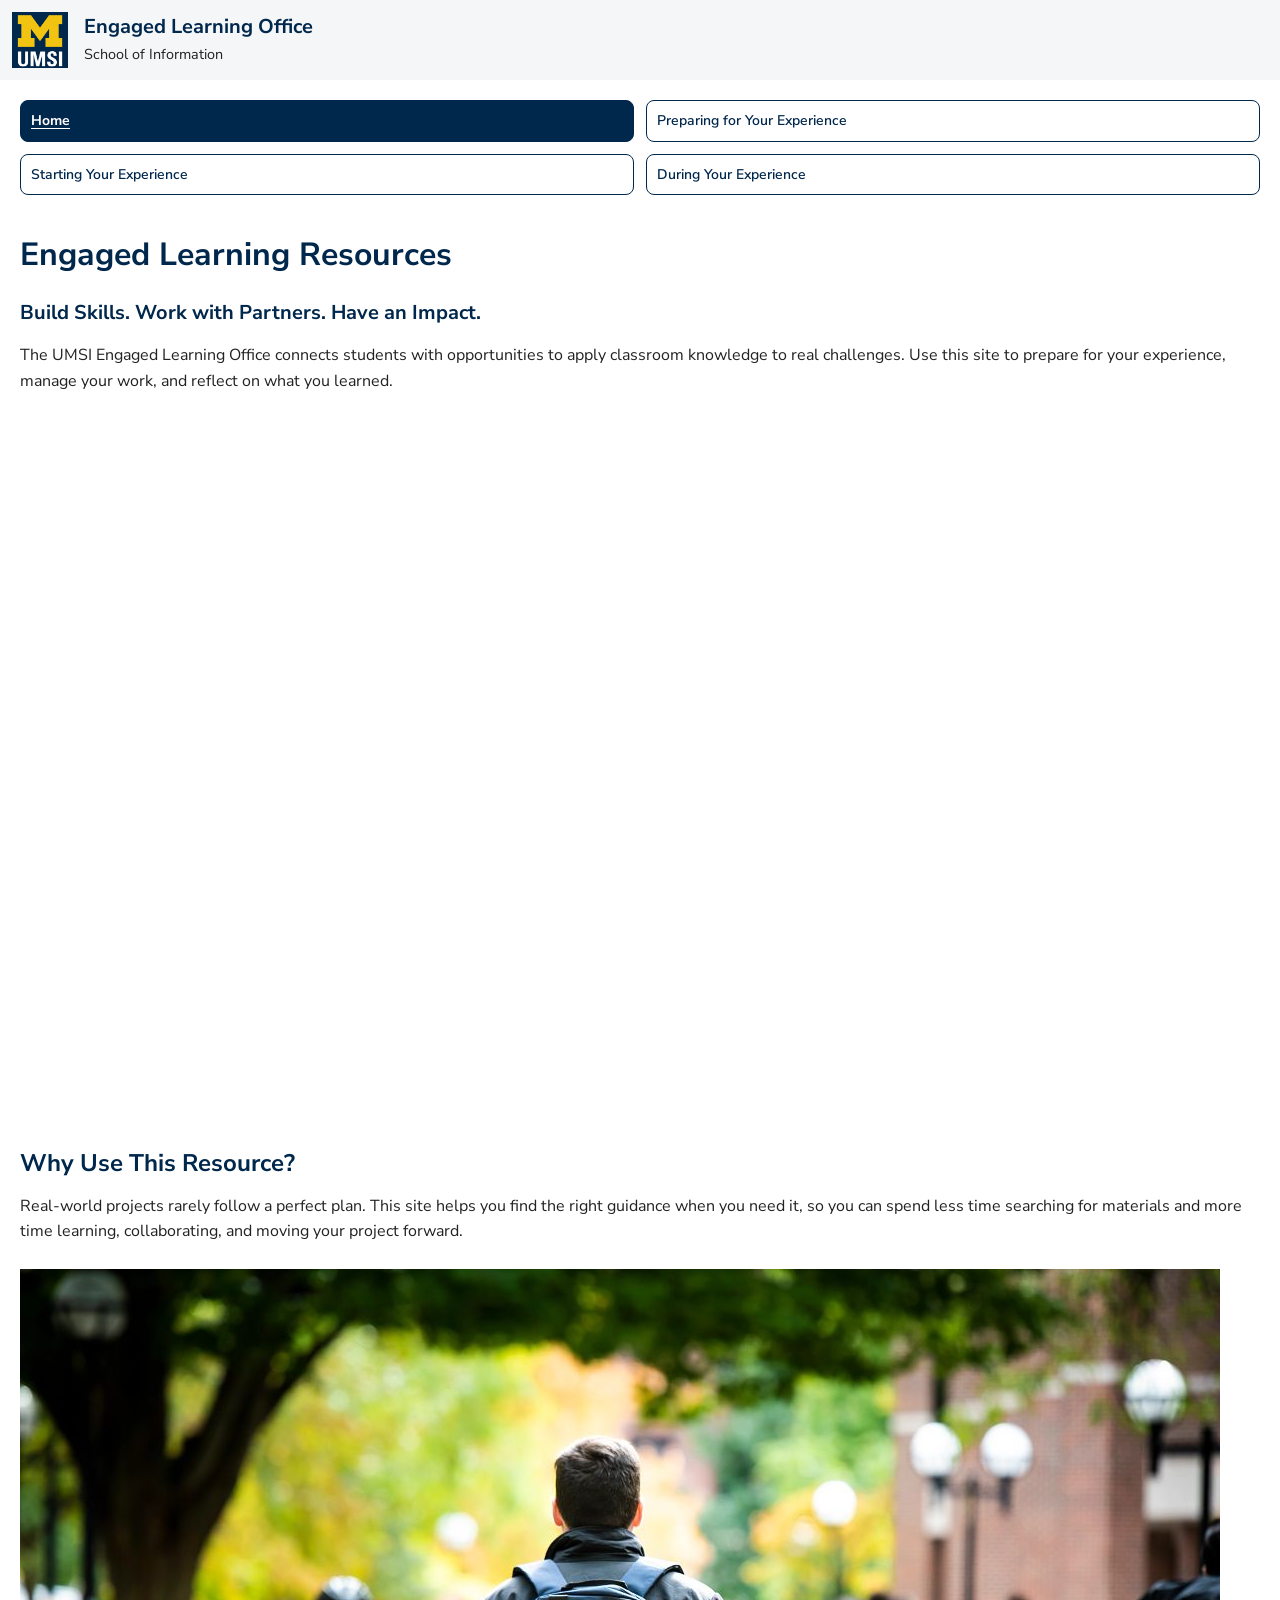
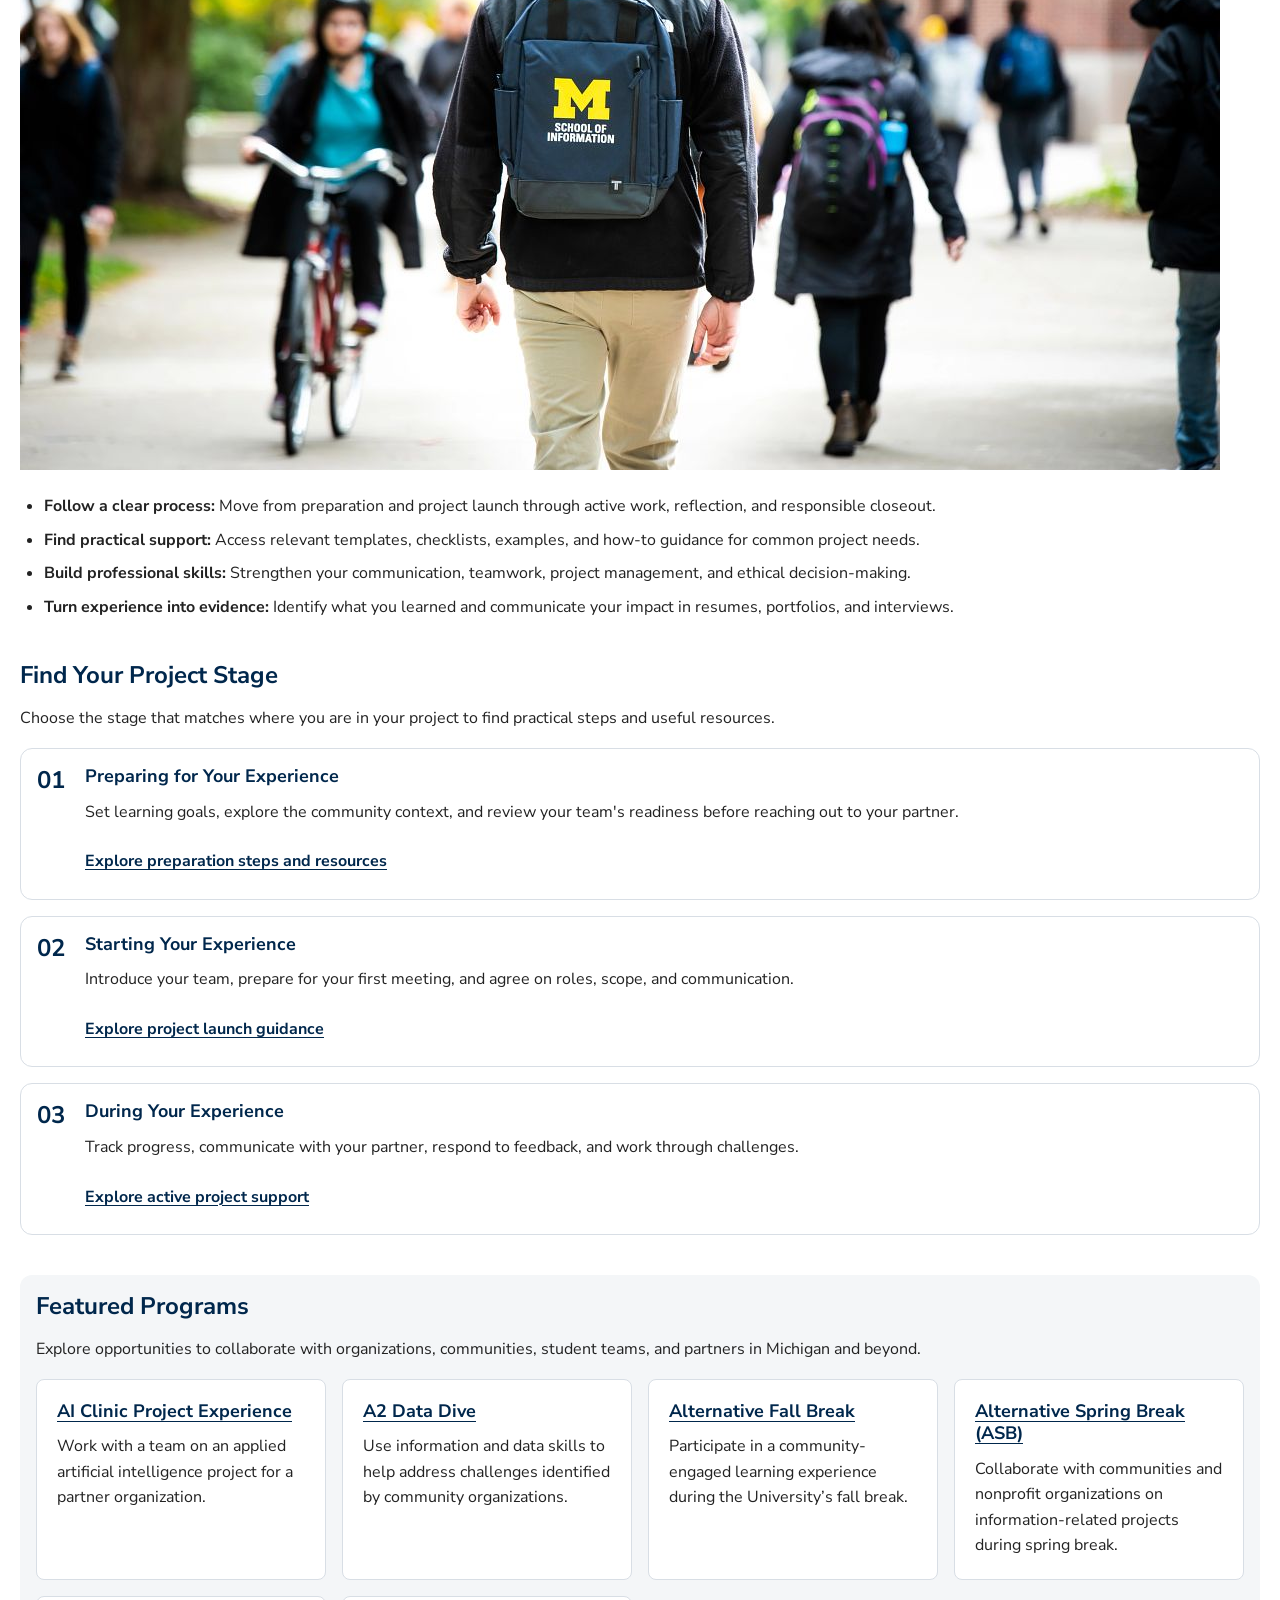
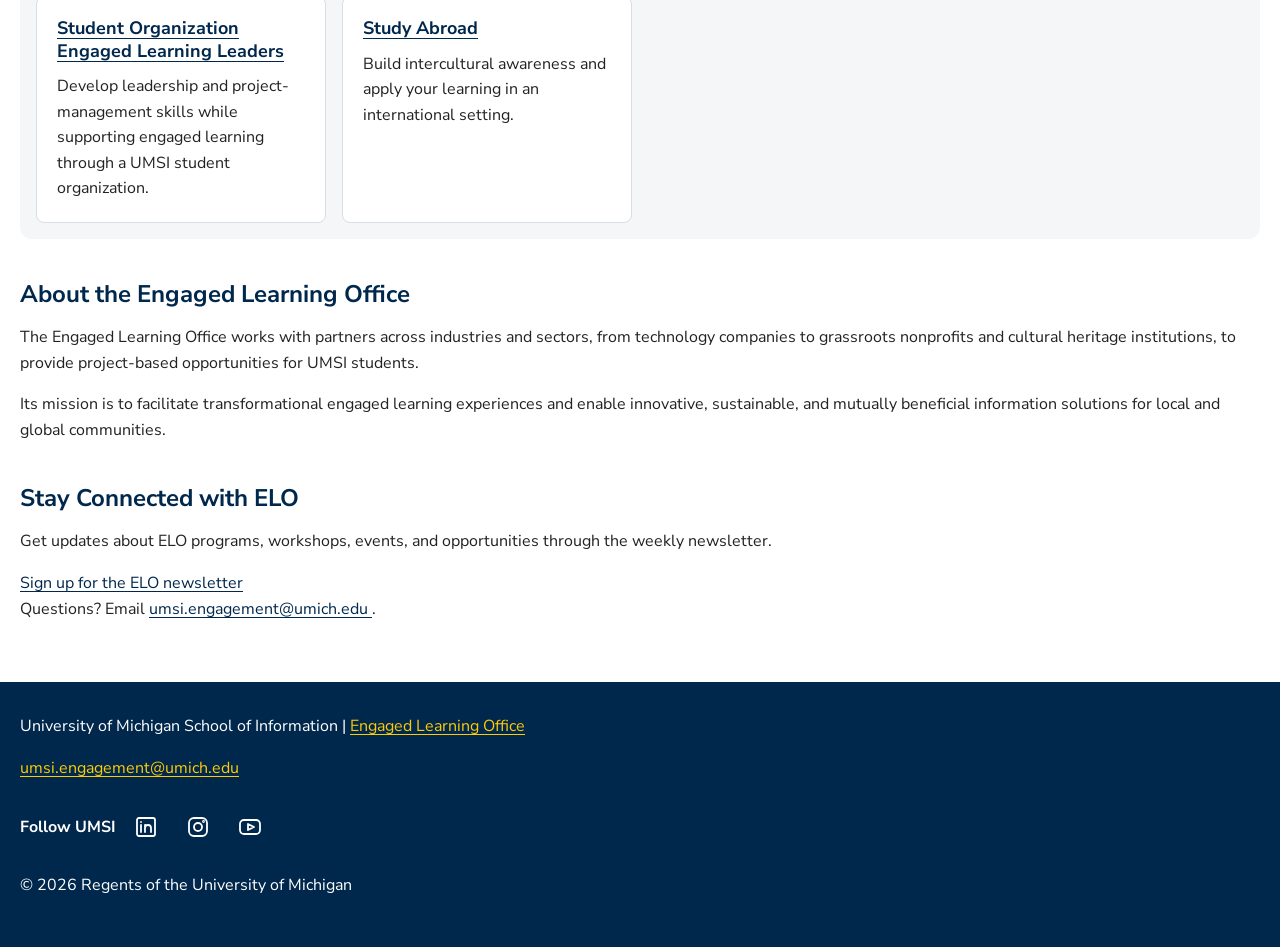
<file: index.html>
<!DOCTYPE html>
<html lang="en">
<head>
    <meta charset="UTF-8">
    <meta name="viewport" content="width=device-width, initial-scale=1.0">
    <title>Engaged Learning Resources | UMSI</title>
    <link rel="stylesheet" href="css/html5reset.css">
    <link rel="stylesheet" href="css/style.css">
</head>
<body>

    <header class="site-header">
        <a class="skip-link" href="#main">Skip to Main Content</a>

        <div class="site-brand">
        <img
            src="images/umsi-logo.jpg"
            alt="University of Michigan School of Information"
        >

        <div class="site-brand-text">
            <p class="site-name">Engaged Learning Office</p>
            <p class="site-description">School of Information</p>
        </div>
        </div>

    <nav aria-label="Main navigation">
        <ul>
            <li><a href="index.html" aria-current="page">Home</a></li>
            <li><a href="prep.html">Preparing for Your Experience</a></li>
            <li><a href="starting.html">Starting Your Experience</a></li>
            <li><a href="during.html">During Your Experience</a></li>
        </ul>
    </nav>
    </header>

    <main id="main" tabindex="-1">
    <h1>Engaged Learning Resources</h1>
    <section class="home-intro">
      <h2>Build Skills. Work with Partners. Have an Impact.</h2>
      <p>
       The UMSI Engaged Learning Office connects students with opportunities to apply classroom knowledge to real challenges. Use this site to prepare for your experience, manage your work, and reflect on what you learned.
      </p>

      <iframe width="560" height="315" src="https://www.youtube.com/embed/81ZO9RfIJEQ?si=tBp82YWZMl1u7CVS" title="YouTube video player" allow="accelerometer; autoplay; clipboard-write; encrypted-media; gyroscope; picture-in-picture; web-share" referrerpolicy="strict-origin-when-cross-origin" allowfullscreen></iframe>
         <!-- Note: this iframe might cause an Axe ARIA error - that's not on you that's on YouTube! -->
    </section>

    <section>
    <h2>Why Use This Resource?</h2>

    <p>Real-world projects rarely follow a perfect plan. This site helps you find the right guidance when you need it, so you can spend less time searching for materials and more time learning, collaborating, and moving your project forward.
    </p>
        <img
    src="images/campus-backpack.jpg"
    alt="A student wearing a UMSI backpack walks along a campus path in autumn."
    >
    <ul>
        <li><strong>Follow a clear process:</strong> Move from preparation and project launch through active work, reflection, and responsible closeout.</li>
        <li><strong>Find practical support:</strong> Access relevant templates, checklists, examples, and how-to guidance for common project needs.</li>
        <li><strong>Build professional skills:</strong> Strengthen your communication, teamwork, project management, and ethical decision-making.</li>
        <li><strong>Turn experience into evidence:</strong> Identify what you learned and communicate your impact in resumes, portfolios, and interviews.</li>
    </ul>
</section>

 <section>
    <h2>Find Your Project Stage</h2>
    <p>
        Choose the stage that matches where you are in your
        project to find practical steps and useful resources.
    </p>

    <article class="stage-card">
        <span class="stage-number" aria-hidden="true">01</span>

        <div class="stage-content">
            <h3>Preparing for Your Experience</h3>

            <p>
            Set learning goals, explore the community context,
            and review your team's readiness before reaching
            out to your partner.
            </p>

            <a href="prep.html">
            Explore preparation steps and resources
            </a>
        </div>
    </article>

    <article class="stage-card">
        <span class="stage-number" aria-hidden="true">02</span>

        <div class="stage-content">
            <h3>Starting Your Experience</h3>

            <p>
            Introduce your team, prepare for your first meeting,
            and agree on roles, scope, and communication.
            </p>

            <a href="starting.html">
            Explore project launch guidance
            </a>
        </div>

    </article>

    
        <article class="stage-card">
        <span class="stage-number" aria-hidden="true">03</span>

        <div class="stage-content">
            <h3>During Your Experience</h3>

            <p>
                Track progress, communicate with your partner,
                respond to feedback, and work through challenges.
            </p>

            <a href="during.html">
                Explore active project support
            </a>
        </div>
    </article>

    <!--
    Stage introductions drafted with OpenAI Codex on September 19,
    2026, to align the homepage with the site's three subject pages.
    -->
</section>

   <section class="featured-programs">
    <h2>Featured Programs</h2>
    <p>Explore opportunities to collaborate with organizations, communities, student teams, and partners in Michigan and beyond.</p>
    <div class="program-grid">
    <article>
    <h3><a href="https://mcompass.umich.edu/_portal/tds-program-brochure?programid=12810">AI Clinic Project Experience</a></h3>
    <p>Work with a team on an applied artificial intelligence project for a partner organization.</p>
    </article>

    <article>
    <h3><a href="https://mcompass.umich.edu/_portal/tds-program-brochure?programid=12556">A2 Data Dive</a></h3>
    <p>Use information and data skills to help address challenges identified by community organizations.</p>
    </article>

     <article>
      <h3><a href="https://mcompass.umich.edu/_portal/tds-program-brochure?programid=11297">Alternative Fall Break</a></h3>
      <p>Participate in a community-engaged learning experience during the University’s fall break.</p>
    </article>

    <article>
      <h3><a href="https://mcompass.umich.edu/_portal/tds-program-brochure?programid=10621">Alternative Spring Break (ASB)</a></h3>
       <p>Collaborate with communities and nonprofit organizations on information-related projects during spring break.</p>
    </article>

    <article>
      <h3><a href="https://mcompass.umich.edu/_portal/tds-program-brochure?programid=12294">Student Organization Engaged Learning Leaders</a></h3>
       <p>Develop leadership and project-management skills while supporting engaged learning through a UMSI student organization.</p>
    </article>

    <article>
      <h3><a href="https://www.si.umich.edu/student-life/study-abroad">Study Abroad</a></h3>
      <p>Build intercultural awareness and apply your learning in an international setting. </p>
    </article>
    </div>
   </section>
  <section>
    <h2>About the Engaged Learning Office</h2>
    <p>The Engaged Learning Office works with partners across industries and sectors, from technology companies to grassroots nonprofits and cultural heritage institutions, to provide project-based opportunities for UMSI students.</p>
    <p>Its mission is to facilitate transformational engaged learning experiences and enable innovative, sustainable, and mutually beneficial information solutions for local and global communities.</p>
  </section>
  <aside>
    <h2>Stay Connected with ELO</h2>
    <p>Get updates about ELO programs, workshops, events, and opportunities through the weekly newsletter.</p>
    <div>
       <a href="https://umsi.info/elo-newsletter"> Sign up for the ELO newsletter</a>
    </div>
    <p>Questions? Email <a href="mailto:umsi.engagement@umich.edu">umsi.engagement@umich.edu </a>.</p>
  </aside>


        <!-- Content taken & modified from UMGPT with the prompt, "Write me a webpage of intro content to help meet the following requirements - this is for the home page": and then pasted in the client objectives & project requirements"
        UMGPT. (2026). UMGPT ( GPT-5.6 Sol September 7th version) [Large language model]. -->
    </main>
    <footer>
        <p>University of Michigan School of Information | <a href="https://www.si.umich.edu/programs/engaged-learning/about-engaged-learning-office">Engaged Learning Office </a></p>
      <address>
        <a href="mailto:umsi.engagement@umich.edu">umsi.engagement@umich.edu</a>
      </address>
        <!-- Social links for the School of Information. -->
        <div class="footer-social">
            <p>Follow UMSI</p>

            <a
                href="https://www.linkedin.com/school/university-of-michigan---school-of-information/"
                aria-label="UMSI on LinkedIn"
                >
            <svg viewBox="0 0 24 24" aria-hidden="true" focusable="false">
                <rect x="3" y="3" width="18" height="18" rx="2"></rect>
                <path d="M7 10v7 M7 7v.1 M11 17v-7 M11 13a3 3 0 0 1 6 0v4"></path>
            </svg>
            </a>
        <!-- Instagram -->
            <a
                href="https://www.instagram.com/umschoolofinformation/"
                aria-label="UMSI on Instagram"
                >
            <svg viewBox="0 0 24 24" aria-hidden="true" focusable="false">
                <rect x="3" y="3" width="18" height="18" rx="5"></rect>
                <circle cx="12" cy="12" r="4"></circle>
                <circle cx="17.5" cy="6.5" r="0.5"></circle>
            </svg>
            </a>
        <!-- YouTube -->
            <a
                href="https://www.youtube.com/user/schoolofinformation"
                aria-label="UMSI on YouTube"
            >
            <svg viewBox="0 0 24 24" aria-hidden="true" focusable="false">
                <rect x="2" y="5" width="20" height="14" rx="4"></rect>
                <path d="M10 9l6 3-6 3z"></path>
            </svg>
            </a>
        </div>
      <p>&copy; 2026 Regents of the University of Michigan</p>
    </footer>
</body>
</html>
</file>
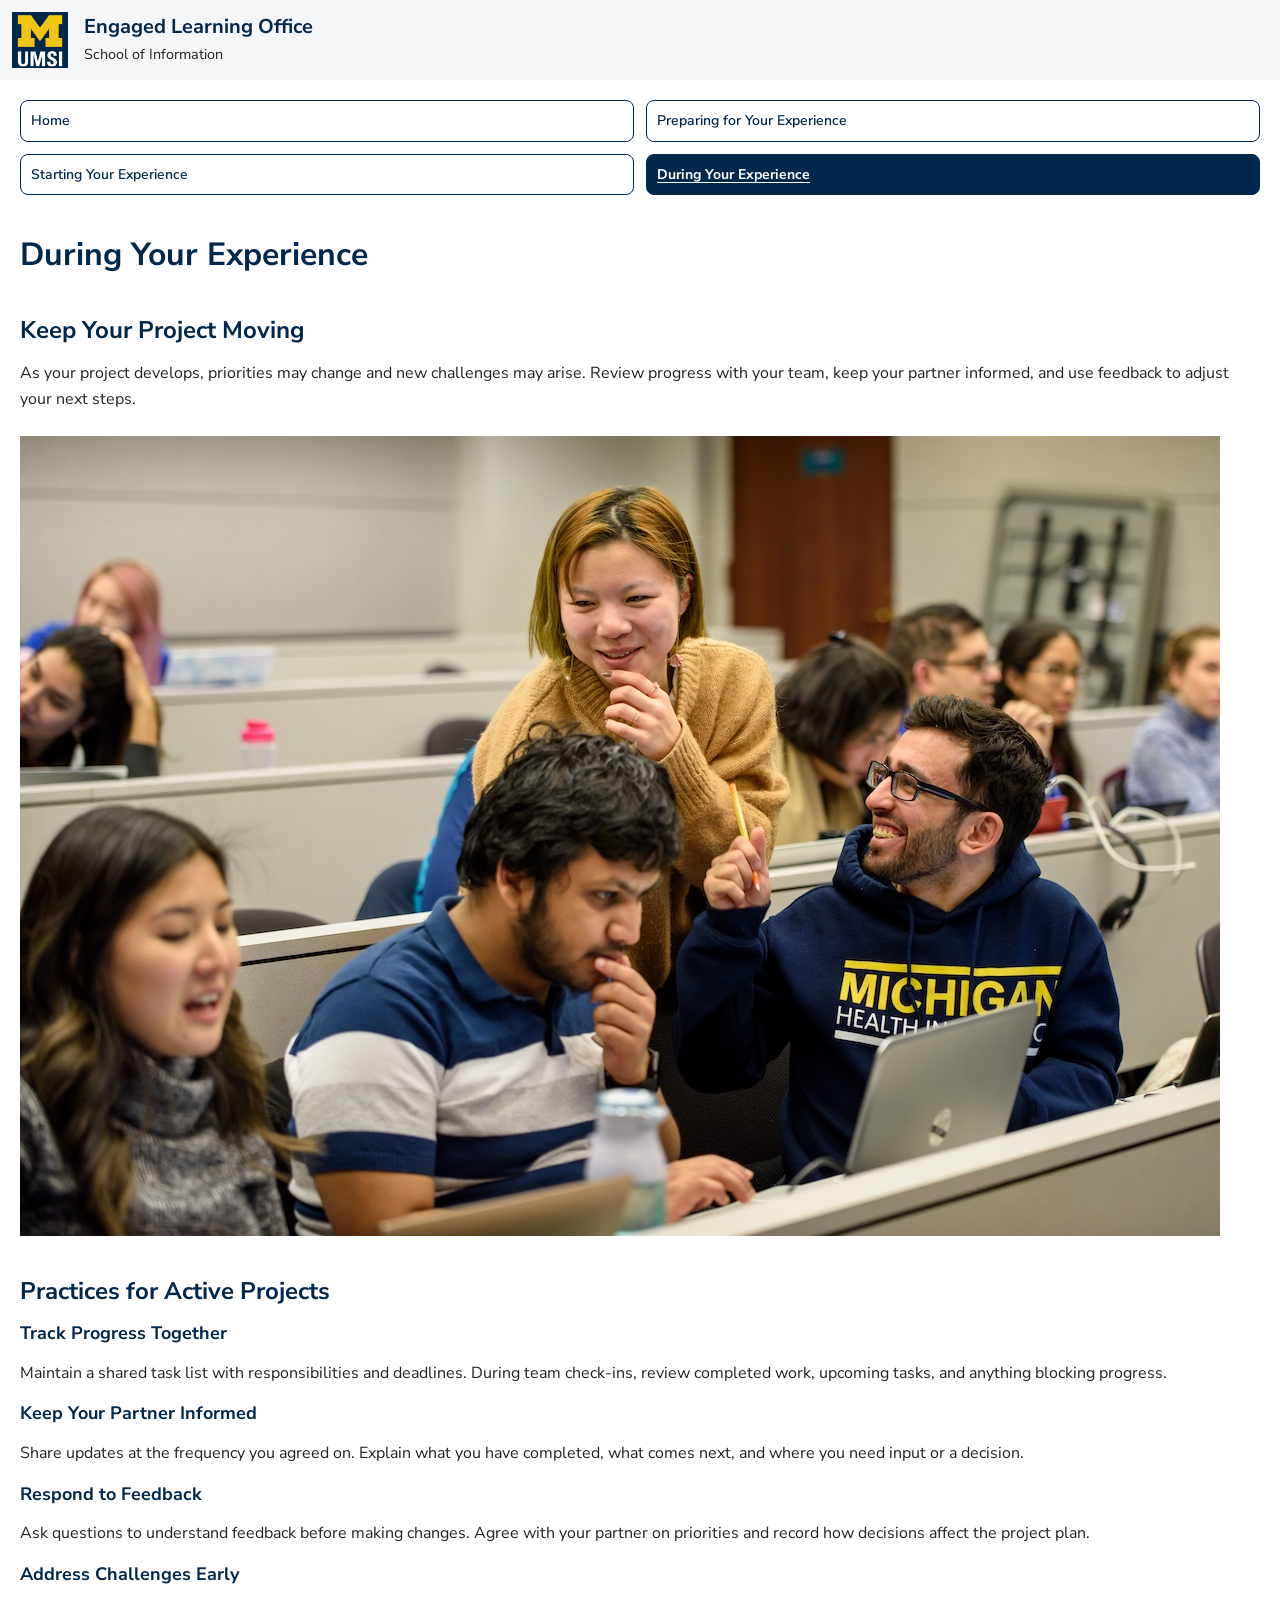
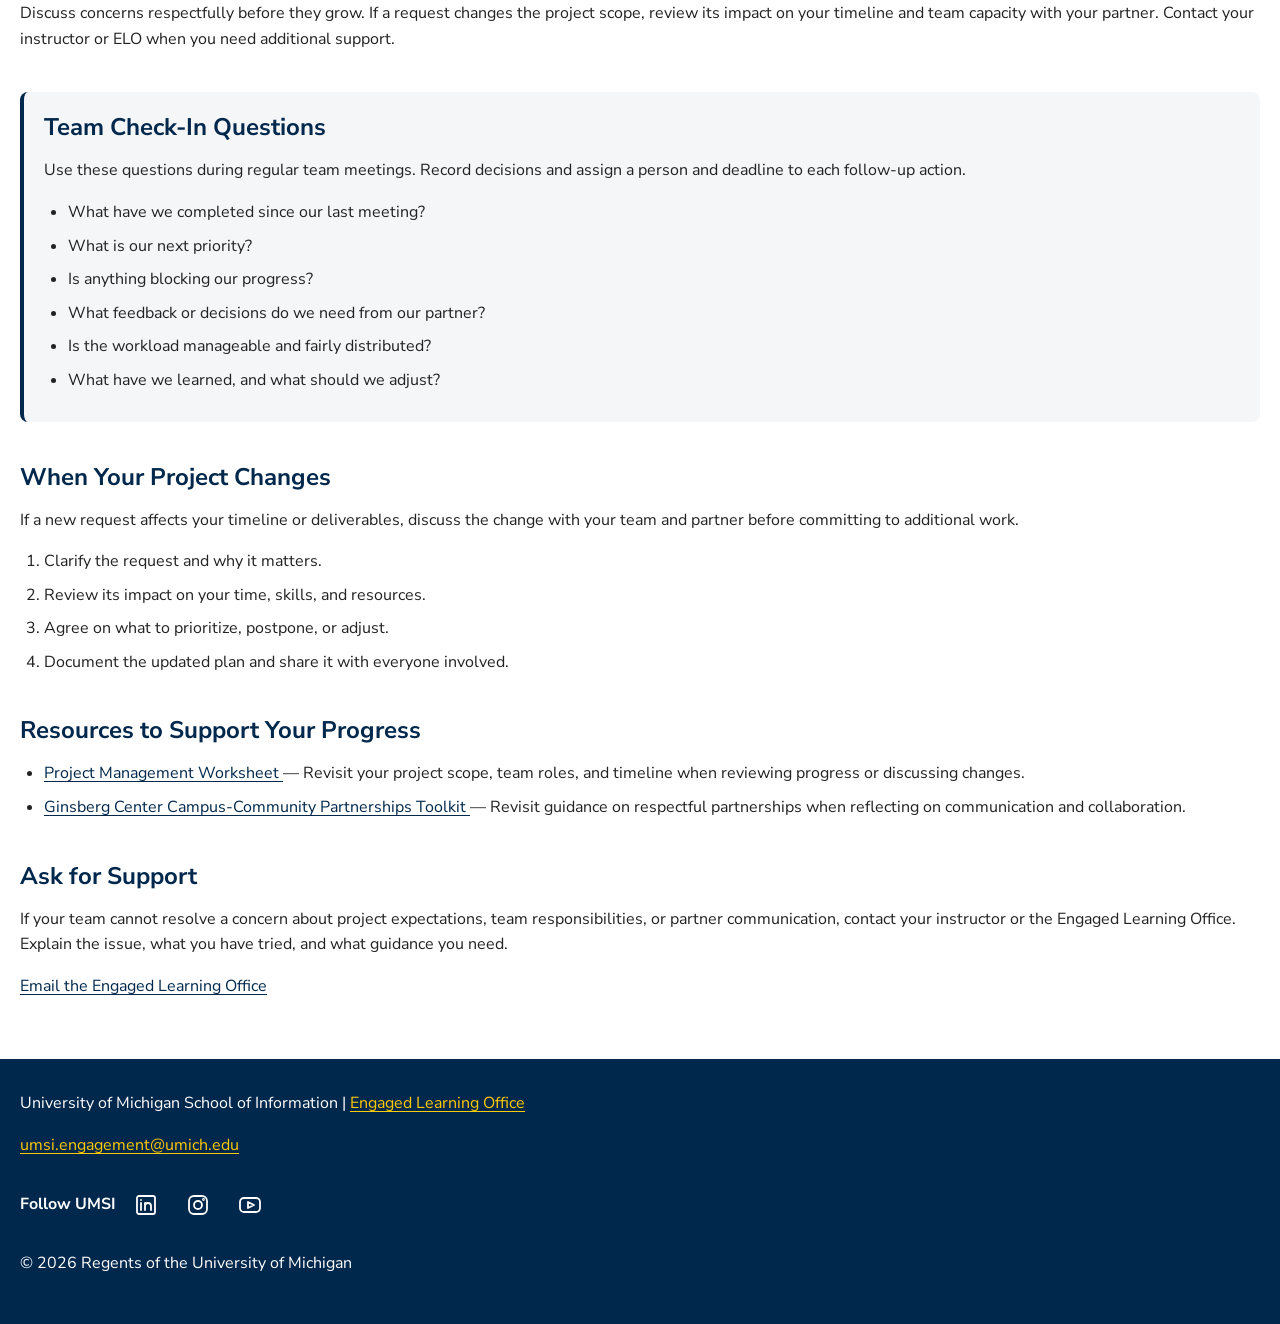
<file: during.html>
<!DOCTYPE html>
<html lang="en">
<head>
    <meta charset="UTF-8">
    <meta name="viewport" content="width=device-width, initial-scale=1.0">
    <title>During Your Experience | UMSI</title>
    <link rel="stylesheet" href="css/html5reset.css">
    <link rel="stylesheet" href="css/style.css">
</head>
<body>
    <header class="site-header">
        <a class="skip-link" href="#main">Skip to Main Content</a>

        <div class="site-brand">
            <img
            src="images/umsi-logo.jpg"
            alt="University of Michigan School of Information"
            >

            <div class="site-brand-text">
                <p class="site-name">Engaged Learning Office</p>
                <p class="site-description">School of Information</p>
            </div>
        </div>

        <nav aria-label="Main navigation">
            <ul>
                <li><a href="index.html">Home</a></li>
                <li><a href="prep.html">Preparing for Your Experience</a></li>
                <li><a href="starting.html">Starting Your Experience</a></li>
                <li>
                    <a href="during.html" aria-current="page">
                        During Your Experience
                    </a>
                </li>
            </ul>
        </nav>
    </header>

    <main id="main" tabindex="-1">
    <h1>During Your Experience</h1>

    <section>
        <h2>Keep Your Project Moving</h2>
        <p>
            As your project develops, priorities may change and new
            challenges may arise. Review progress with your team,
            keep your partner informed, and use feedback to adjust
            your next steps.
        </p>
        <img
            src="images/project-progress.jpg"
            alt="Students exchanging ideas beside open laptops in a classroom."
        >
    </section>

    <section>
        <h2>Practices for Active Projects</h2>

        <h3>Track Progress Together</h3>
        <p>
            Maintain a shared task list with responsibilities and
            deadlines. During team check-ins, review completed work,
            upcoming tasks, and anything blocking progress.
        </p>

        <h3>Keep Your Partner Informed</h3>
        <p>
            Share updates at the frequency you agreed on. Explain
            what you have completed, what comes next, and where
            you need input or a decision.
        </p>

        <h3>Respond to Feedback</h3>
        <p>
            Ask questions to understand feedback before making
            changes. Agree with your partner on priorities and
            record how decisions affect the project plan.
        </p>

        <h3>Address Challenges Early</h3>
        <p>
            Discuss concerns respectfully before they grow.
            If a request changes the project scope, review its
            impact on your timeline and team capacity with your
            partner. Contact your instructor or ELO when you
            need additional support.
        </p>
    </section>

    <!--
    Content drafted with OpenAI Codex on September 19, 2026.
    Task: Create introductory content and practical guidance for
    the During Your Experience page based on the course-provided
    ELO content and client objectives.
    -->
<section class="reflection-panel">
    <h2>Team Check-In Questions</h2>
    <p>
        Use these questions during regular team meetings.
        Record decisions and assign a person and deadline
        to each follow-up action.
    </p>
    <ul>
        <li>What have we completed since our last meeting?</li>
        <li>What is our next priority?</li>
        <li>Is anything blocking our progress?</li>
        <li>What feedback or decisions do we need from our partner?</li>
        <li>Is the workload manageable and fairly distributed?</li>
        <li>What have we learned, and what should we adjust?</li>
    </ul>
</section>

<section>
    <h2>When Your Project Changes</h2>
    <p>
        If a new request affects your timeline or deliverables,
        discuss the change with your team and partner before
        committing to additional work.
    </p>
    <ol>
        <li>Clarify the request and why it matters.</li>
        <li>Review its impact on your time, skills, and resources.</li>
        <li>Agree on what to prioritize, postpone, or adjust.</li>
        <li>Document the updated plan and share it with everyone involved.</li>
    </ol>
</section>

<!--
Team check-in questions and project change guidance drafted with
OpenAI Codex on September 19, 2026, based on the course-provided
ELO objectives for managing projects, communication, and reflection.
-->
<section>
    <h2>Resources to Support Your Progress</h2>
    <ul>
        <li>
            <a href="https://docs.google.com/document/d/1twc-7TYWmb_PNrOBiDI1NuJqJAuhluTICr22GRd_NLc/edit">
                Project Management Worksheet
            </a>
            — Revisit your project scope, team roles, and timeline
            when reviewing progress or discussing changes.
        </li>
        <li>
            <a href="https://ginsberg.umich.edu/article/campus-community-partnerships-toolkit">
                Ginsberg Center Campus-Community Partnerships Toolkit
            </a>
            — Revisit guidance on respectful partnerships when
            reflecting on communication and collaboration.
        </li>
    </ul>
</section>

<section>
    <h2>Ask for Support</h2>
    <p>
        If your team cannot resolve a concern about project
        expectations, team responsibilities, or partner communication,
        contact your instructor or the Engaged Learning Office.
        Explain the issue, what you have tried, and what guidance
        you need.
    </p>
    <p>
        <a href="mailto:umsi.engagement@umich.edu">
            Email the Engaged Learning Office
        </a>
    </p>
</section>

<!--
Resource URLs are from the course-provided ELO Content document.
Descriptions and support guidance drafted with OpenAI Codex
on September 19, 2026, based on the ELO content and objectives.
-->
</main>

    <footer>
        <p>University of Michigan School of Information | <a href="https://www.si.umich.edu/programs/engaged-learning/about-engaged-learning-office">Engaged Learning Office </a></p>
      <address>
        <a href="mailto:umsi.engagement@umich.edu">umsi.engagement@umich.edu</a>
      </address>
        <!-- Social links for the School of Information. -->
        <div class="footer-social">
            <p>Follow UMSI</p>

            <a
                href="https://www.linkedin.com/school/university-of-michigan---school-of-information/"
                aria-label="UMSI on LinkedIn"
                >
            <svg viewBox="0 0 24 24" aria-hidden="true" focusable="false">
                <rect x="3" y="3" width="18" height="18" rx="2"></rect>
                <path d="M7 10v7 M7 7v.1 M11 17v-7 M11 13a3 3 0 0 1 6 0v4"></path>
            </svg>
            </a>
        <!-- Instagram -->
            <a
                href="https://www.instagram.com/umschoolofinformation/"
                aria-label="UMSI on Instagram"
                >
            <svg viewBox="0 0 24 24" aria-hidden="true" focusable="false">
                <rect x="3" y="3" width="18" height="18" rx="5"></rect>
                <circle cx="12" cy="12" r="4"></circle>
                <circle cx="17.5" cy="6.5" r="0.5"></circle>
            </svg>
            </a>
        <!-- YouTube -->
            <a
                href="https://www.youtube.com/user/schoolofinformation"
                aria-label="UMSI on YouTube"
            >
            <svg viewBox="0 0 24 24" aria-hidden="true" focusable="false">
                <rect x="2" y="5" width="20" height="14" rx="4"></rect>
                <path d="M10 9l6 3-6 3z"></path>
            </svg>
            </a>
        </div>
      <p>&copy; 2026 Regents of the University of Michigan</p>
    </footer>
</body>
</html>
</file>
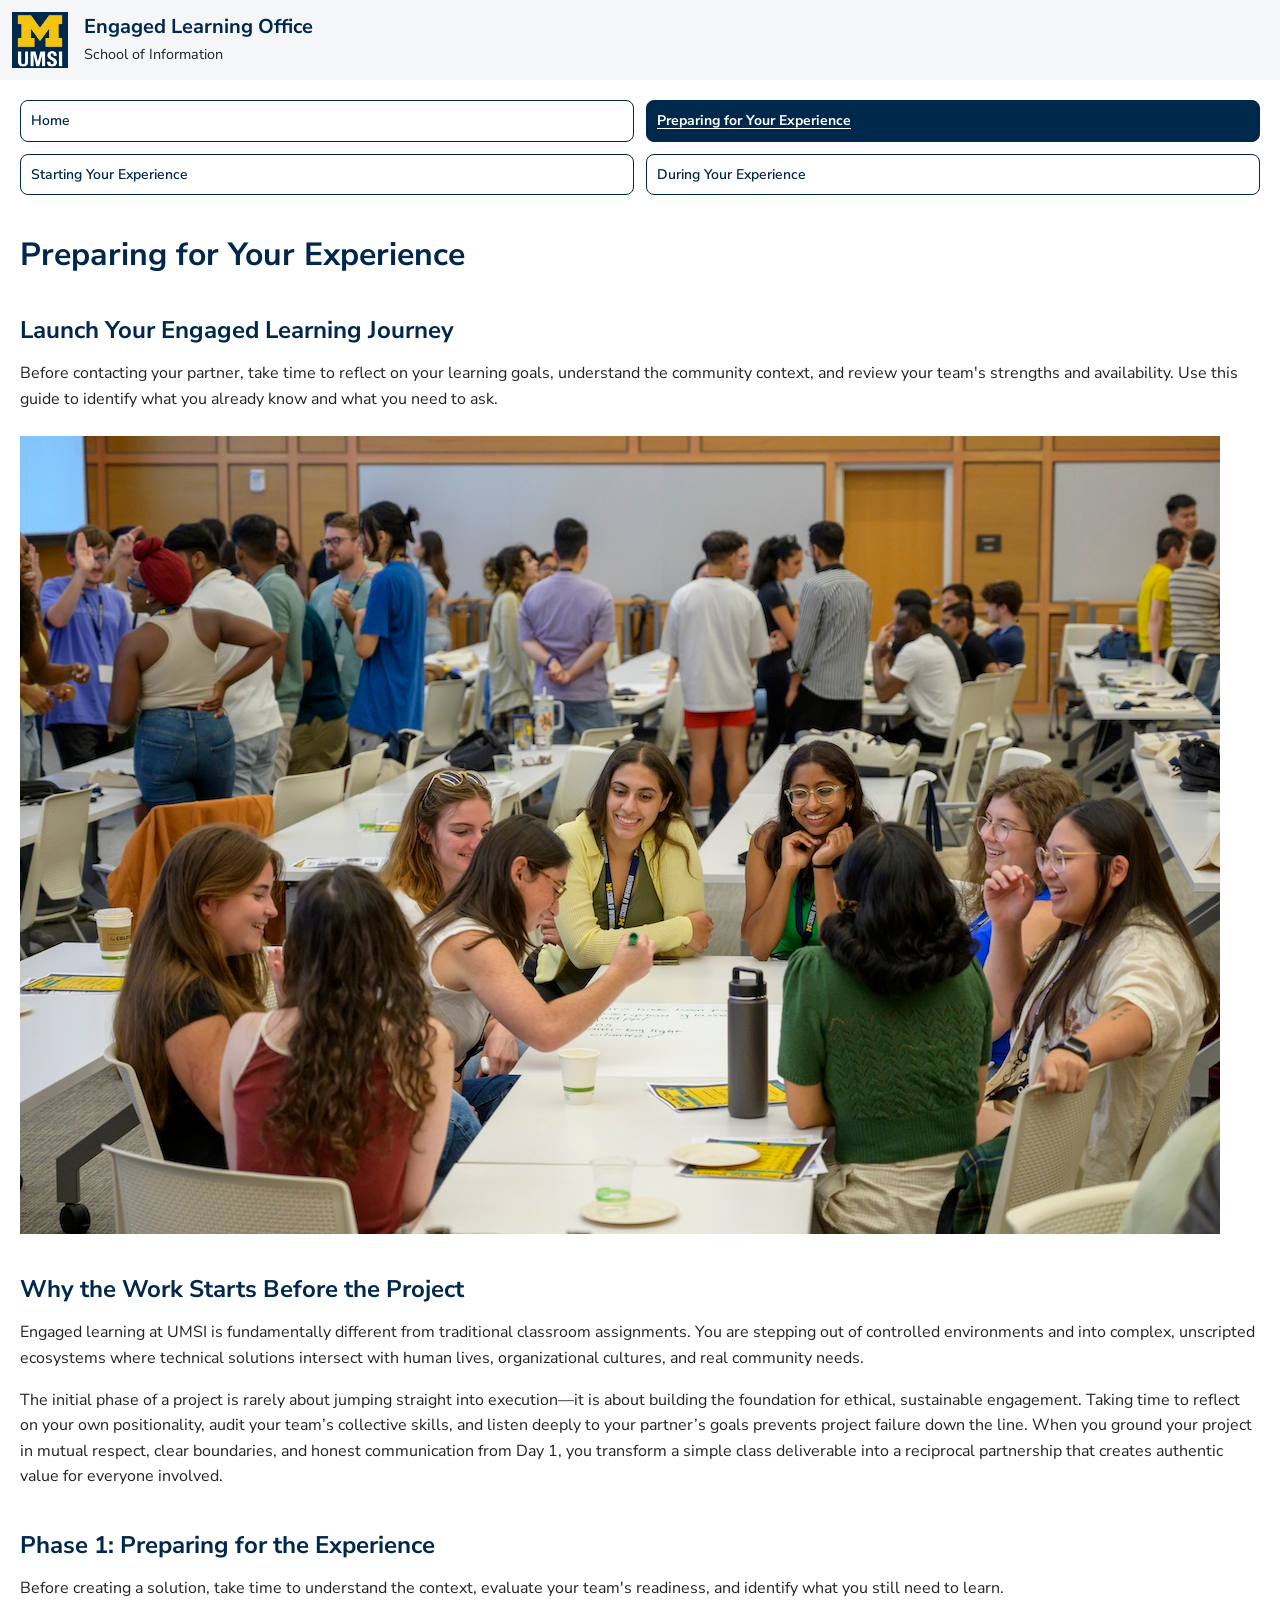
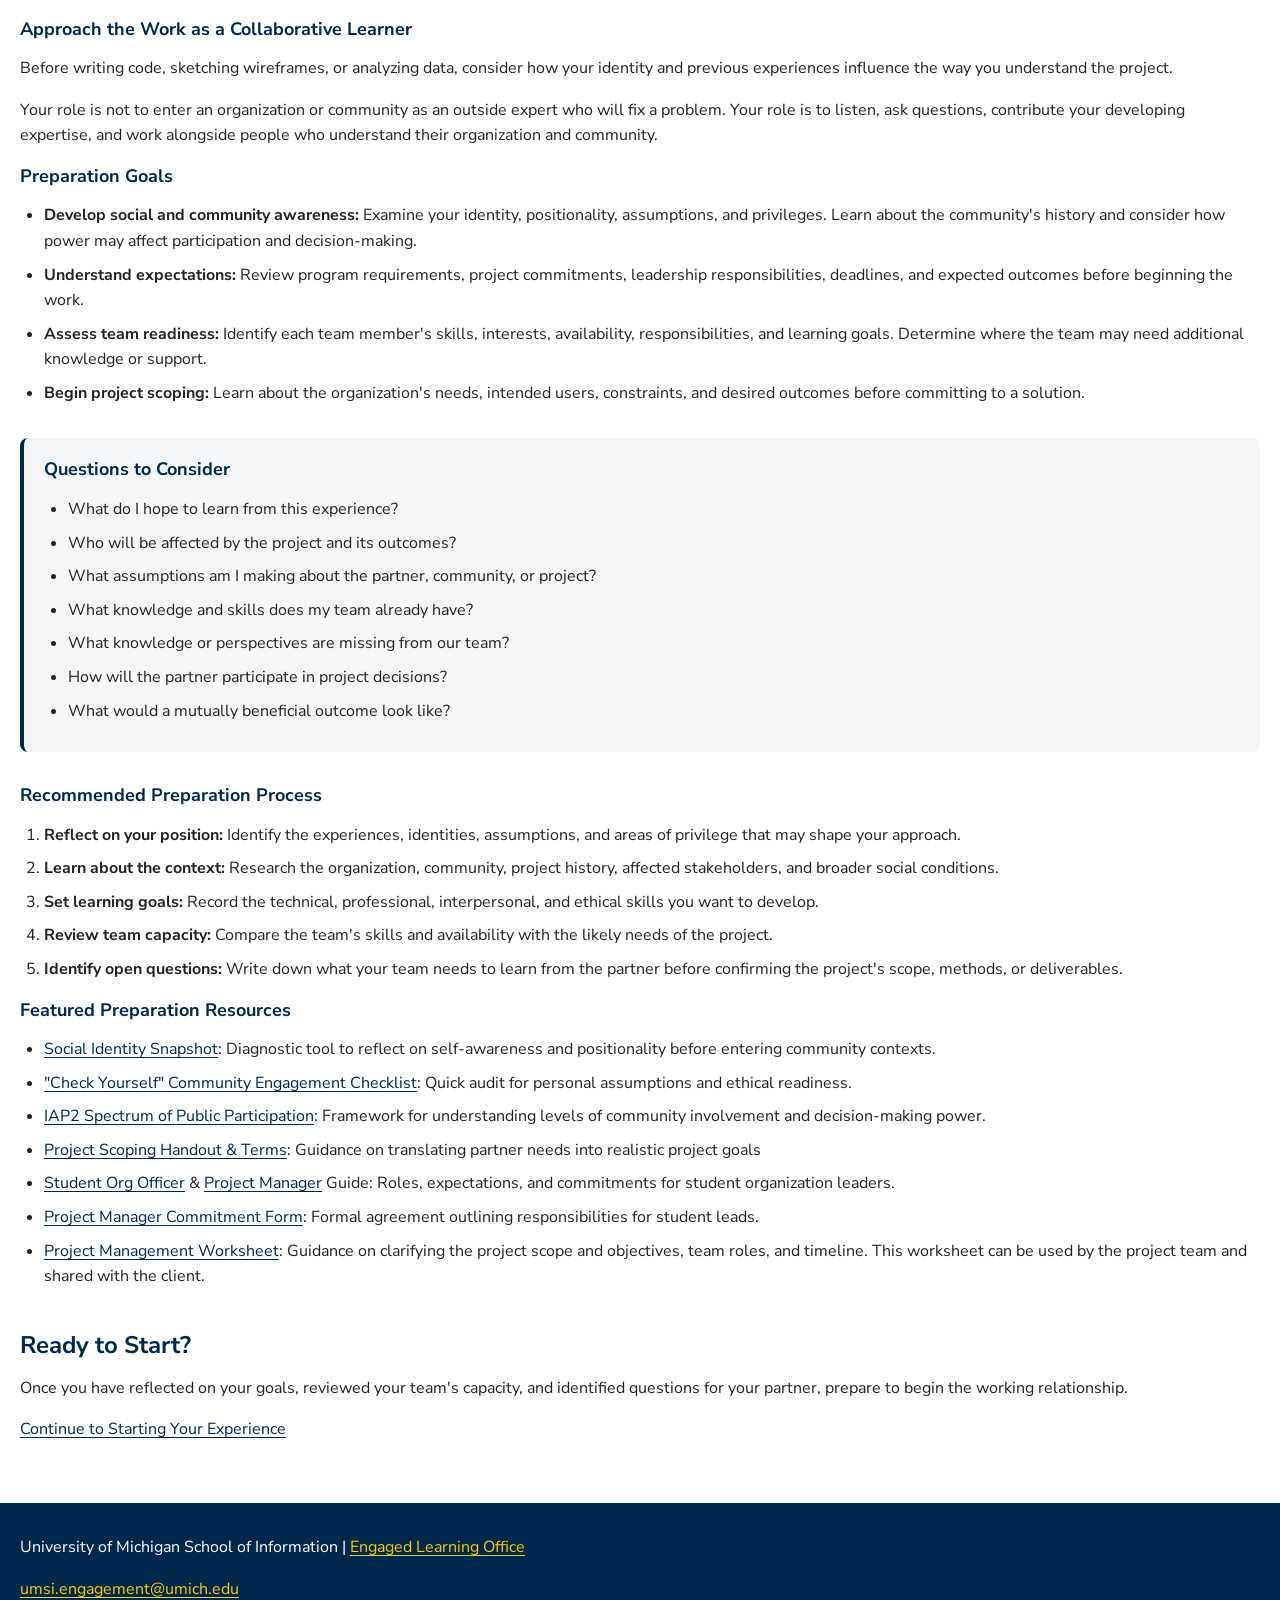
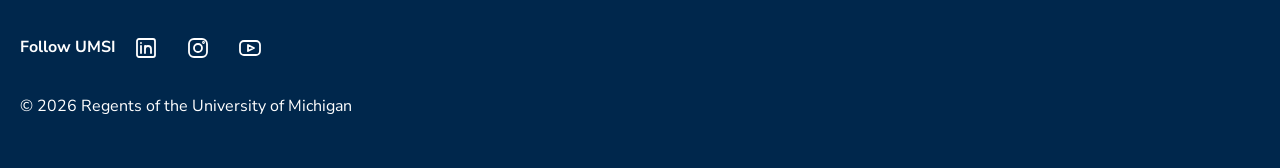
<file: prep.html>
<!DOCTYPE html>
<html lang="en">
<head>
    <meta charset="UTF-8">
    <meta name="viewport" content="width=device-width, initial-scale=1.0">
    <title>Preparing for Your Experience | UMSI</title>
    <link rel="stylesheet" href="css/html5reset.css">
    <link rel="stylesheet" href="css/style.css">
</head>
<body>

    <header class="site-header">
        <a class="skip-link" href="#main">Skip to Main Content</a>

        <div class="site-brand">
            <img
            src="images/umsi-logo.jpg"
            alt="University of Michigan School of Information"
            >

            <div class="site-brand-text">
                <p class="site-name">Engaged Learning Office</p>
                <p class="site-description">School of Information</p>
            </div>
        </div>
        
        <nav aria-label="Main navigation">
            <ul>
                <li><a href="index.html">Home</a></li>
                <li><a href="prep.html" aria-current="page">
                        Preparing for Your Experience
                    </a></li>
                <li><a href="starting.html">Starting Your Experience</a></li>
                <li><a href="during.html">During Your Experience</a></li>
            </ul>
        </nav>
  </header>
<main id="main" tabindex="-1">
    <h1>Preparing for Your Experience</h1>
  
<section>
  <h2>Launch Your Engaged Learning Journey</h2>
  <p>Before contacting your partner, take time to reflect on your
    learning goals, understand the community context, and review
    your team's strengths and availability. Use this guide to
    identify what you already know and what you need to ask.</p>
    <img
      src="images/team-preparation.jpg"
      alt="Students gathered around a table discussing ideas and taking notes."
  >
  <!--
  Introductory paragraph revised with OpenAI Codex on September 19,
  2026, to focus on preparation before partner outreach.
  -->
</section>

<section>
  <h2>Why the Work Starts Before the Project</h2>
  <p>Engaged learning at UMSI is fundamentally different from traditional classroom assignments. You are stepping out of controlled environments and into complex, unscripted ecosystems where technical solutions intersect with human lives, organizational cultures, and real community needs.</p>
  <p>The initial phase of a project is rarely about jumping straight into execution—it is about building the foundation for ethical, sustainable engagement. Taking time to reflect on your own positionality, audit your team’s collective skills, and listen deeply to your partner’s goals prevents project failure down the line. When you ground your project in mutual respect, clear boundaries, and honest communication from Day 1, you transform a simple class deliverable into a reciprocal partnership that creates authentic value for everyone involved.</p>


</section>

<section>
  <h2>Phase 1: Preparing for the Experience</h2>
  <p>Before creating a solution, take time to understand the context, evaluate your team's readiness, and identify what you still need to learn.</p>
  <article>
    <h3>Approach the Work as a Collaborative Learner</h3>
    <p>Before writing code, sketching wireframes, or analyzing data, consider how your identity and previous experiences influence the way you understand the project.</p>
    <p>Your role is not to enter an organization or community as an outside expert who will fix a problem. Your role is to listen, ask questions, contribute your developing expertise, and work alongside people who understand their organization and community.</p>
  </article>

  <article>
    <h3>Preparation Goals</h3>
    <ul>
      <li><strong>Develop social and community awareness:</strong> Examine your identity, positionality, assumptions, and privileges. Learn about the community's history and consider how power may affect participation and decision-making.
      </li>
      <li><strong>Understand expectations:</strong> Review program requirements, project commitments, leadership responsibilities, deadlines, and expected outcomes before beginning the work.</li>
      <li><strong>Assess team readiness:</strong> Identify each team member's skills, interests, availability, responsibilities, and learning goals. Determine where the team may need additional knowledge or support.</li>
      <li><strong>Begin project scoping:</strong> Learn about the organization's needs, intended users, constraints, and desired outcomes before committing to a solution.
      </li>
    </ul>
  </article>

  <article class="reflection-panel">
    <h3>Questions to Consider</h3>
    <ul>
      <li>What do I hope to learn from this experience?</li>
      <li>Who will be affected by the project and its outcomes?</li>
      <li>What assumptions am I making about the partner, community, or project?</li>
      <li>What knowledge and skills does my team already have?</li>
      <li>What knowledge or perspectives are missing from our team?</li>
      <li>How will the partner participate in project decisions?</li>
      <li>What would a mutually beneficial outcome look like?</li>
    </ul>
  </article>

  <article>
    <h3>Recommended Preparation Process</h3>
    <ol>
      <li><strong>Reflect on your position:</strong> Identify the experiences, identities, assumptions, and areas of privilege that may shape your approach.</li>
      <li><strong>Learn about the context:</strong> Research the organization, community, project history, affected stakeholders, and broader social conditions.</li>
      <li><strong>Set learning goals:</strong> Record the technical, professional, interpersonal, and ethical skills you want to develop.</li>
      <li><strong>Review team capacity:</strong> Compare the team's skills and availability with the likely needs of the project. </li>
      <li><strong>Identify open questions:</strong> Write down what your team needs to learn from the partner before confirming the project's scope, methods, or deliverables.
      </li>
    </ol>
  </article>

  <article>
    <h3>Featured Preparation Resources</h3>
    <ul>
      <li><a href="https://sites.lsa.umich.edu/equitable-teaching/social-identity-snapshot">Social Identity Snapshot</a>: Diagnostic tool to reflect on self-awareness and positionality before entering community contexts.</li>
      <li><a href="https://docs.google.com/document/d/1Qt9YeStVwDHjwJhOLAz42JSNQR2lFMurdUtxtdrGkuc/edit?tab=t.0#heading=h.ch0bvccjkrzn">"Check Yourself" Community Engagement Checklist</a>: Quick audit for personal assumptions and ethical readiness.</li>
      <li><a href="https://drive.google.com/file/d/1zc1RNlrDxV51-muOERdDTnINQcquJpOA/view?usp=sharing">IAP2 Spectrum of Public Participation</a>: Framework for understanding levels of community involvement and decision-making power.</li>
      <li><a href="https://docs.google.com/document/d/1TrEDolwmOIlXgYgAP9VvlOGoYOwFfe6KxzZOgZSVYVw/edit?usp=drive_link">Project Scoping Handout & Terms</a>: Guidance on translating partner needs into realistic project goals</li>
      <li><a href="https://docs.google.com/document/d/1AexsV_JeSd0kRUBbcifZpfBu6y6Zi8Y0iJScp1I3gkM/edit?usp=drive_link">Student Org Officer</a> & <a href="https://docs.google.com/document/u/0/d/1uwOOS0TrXWzcSShj8DUFpckWo0t1UNu_Q7WVbZnLhX0/edit">Project Manager</a> Guide: Roles, expectations, and commitments for student organization leaders.</li>
      <li><a href="https://docs.google.com/document/d/1U4lCNGyWKJ3C2i_VgFqAR45Z4zF1FehuthuqT-M2wdI/edit?usp=drive_link">Project Manager Commitment Form</a>: Formal agreement outlining responsibilities for student leads.</li>
      <li><a href="https://docs.google.com/document/d/1twc-7TYWmb_PNrOBiDI1NuJqJAuhluTICr22GRd_NLc/edit?usp=drive_link">Project Management Worksheet</a>: Guidance on clarifying the project scope and objectives, team roles, and timeline. This worksheet can be used by the project team and shared with the client.</li>
    </ul>
  </article>
</section>

<section>
    <h2>Ready to Start?</h2>
    <p>
        Once you have reflected on your goals, reviewed your
        team's capacity, and identified questions for your partner,
        prepare to begin the working relationship.
    </p>
    <a href="starting.html">
        Continue to Starting Your Experience
    </a>
</section>

<!--
Transition content drafted with OpenAI Codex on September 19, 2026,
based on the course-provided ELO content and client objectives.
-->

</main>

    <footer>
        <p>University of Michigan School of Information | <a href="https://www.si.umich.edu/programs/engaged-learning/about-engaged-learning-office">Engaged Learning Office </a></p>
      <address>
        <a href="mailto:umsi.engagement@umich.edu">umsi.engagement@umich.edu</a>
      </address>
        <!-- Social links for the School of Information. -->
        <div class="footer-social">
            <p>Follow UMSI</p>

            <a
                href="https://www.linkedin.com/school/university-of-michigan---school-of-information/"
                aria-label="UMSI on LinkedIn"
                >
            <svg viewBox="0 0 24 24" aria-hidden="true" focusable="false">
                <rect x="3" y="3" width="18" height="18" rx="2"></rect>
                <path d="M7 10v7 M7 7v.1 M11 17v-7 M11 13a3 3 0 0 1 6 0v4"></path>
            </svg>
            </a>
        <!-- Instagram -->
            <a
                href="https://www.instagram.com/umschoolofinformation/"
                aria-label="UMSI on Instagram"
                >
            <svg viewBox="0 0 24 24" aria-hidden="true" focusable="false">
                <rect x="3" y="3" width="18" height="18" rx="5"></rect>
                <circle cx="12" cy="12" r="4"></circle>
                <circle cx="17.5" cy="6.5" r="0.5"></circle>
            </svg>
            </a>
        <!-- YouTube -->
            <a
                href="https://www.youtube.com/user/schoolofinformation"
                aria-label="UMSI on YouTube"
            >
            <svg viewBox="0 0 24 24" aria-hidden="true" focusable="false">
                <rect x="2" y="5" width="20" height="14" rx="4"></rect>
                <path d="M10 9l6 3-6 3z"></path>
            </svg>
            </a>
        </div>
      <p>&copy; 2026 Regents of the University of Michigan</p>
    </footer>
    
</body>

</html>
</file>
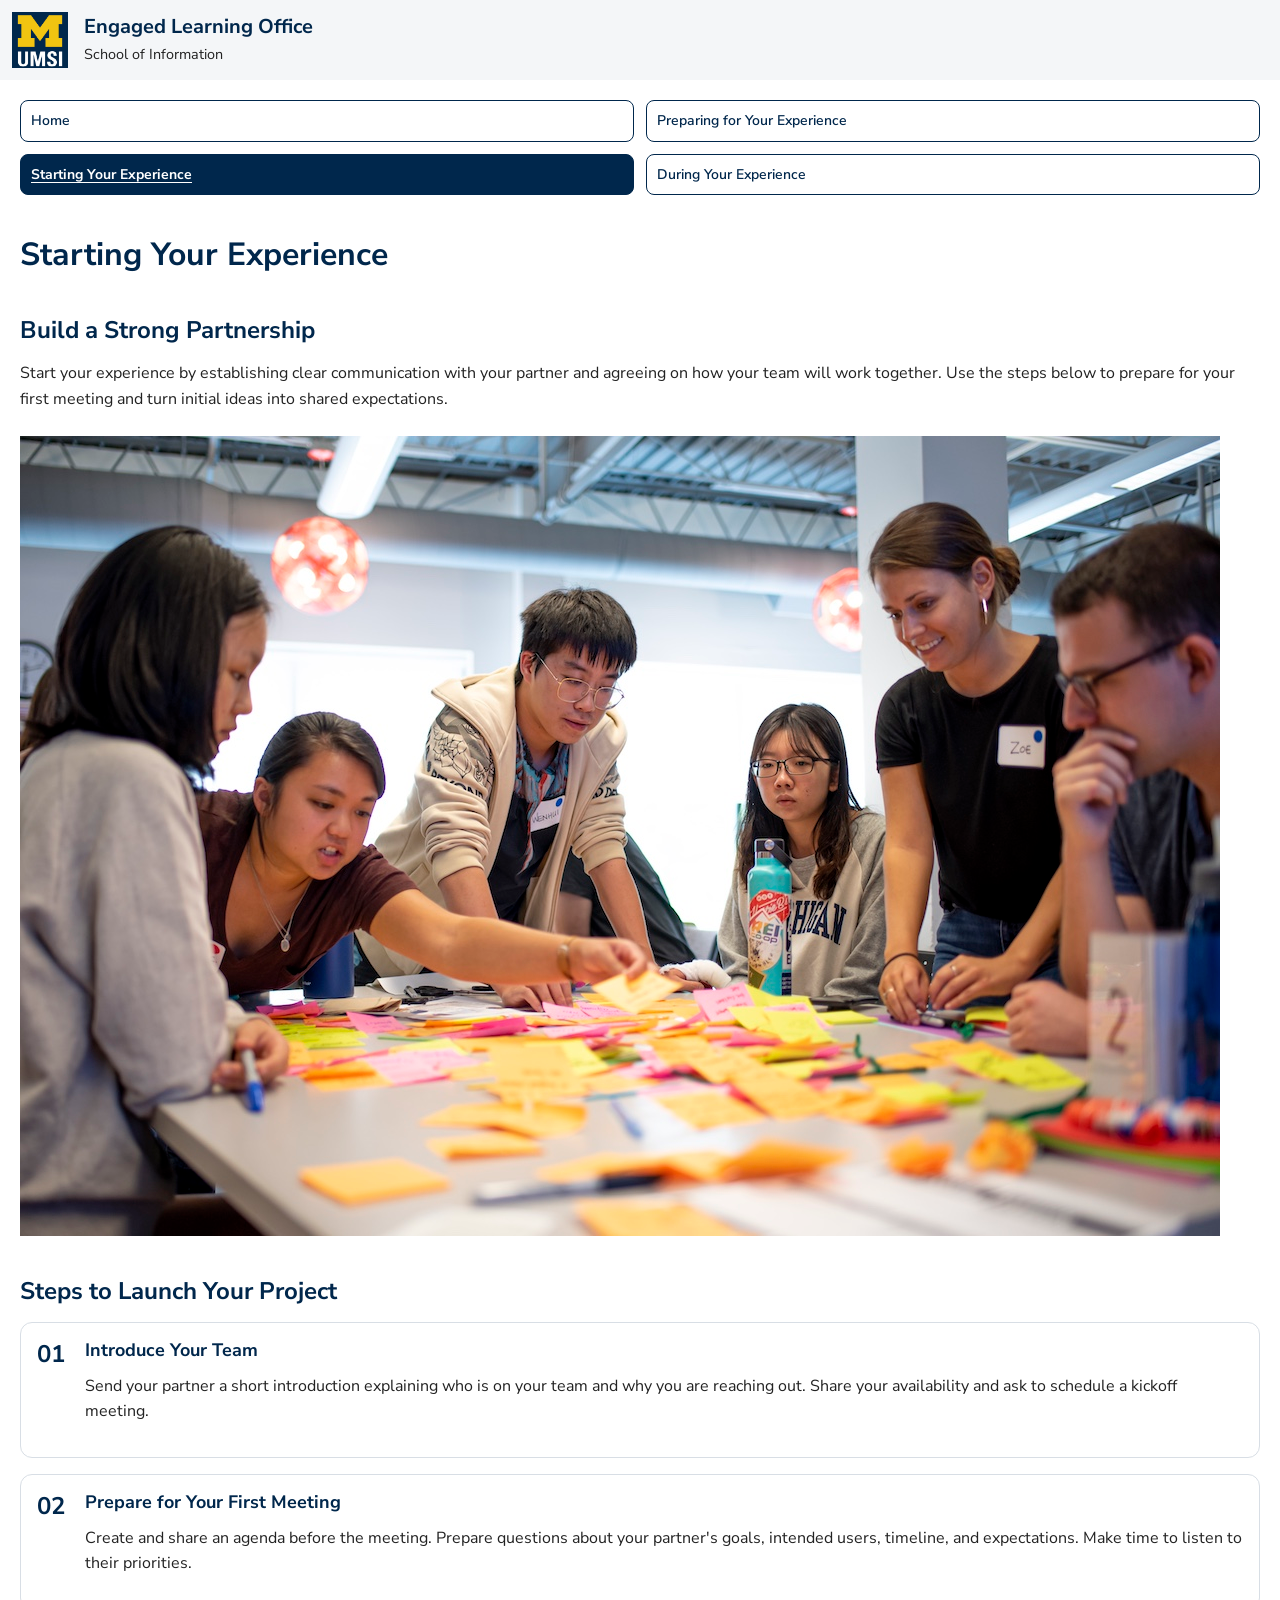
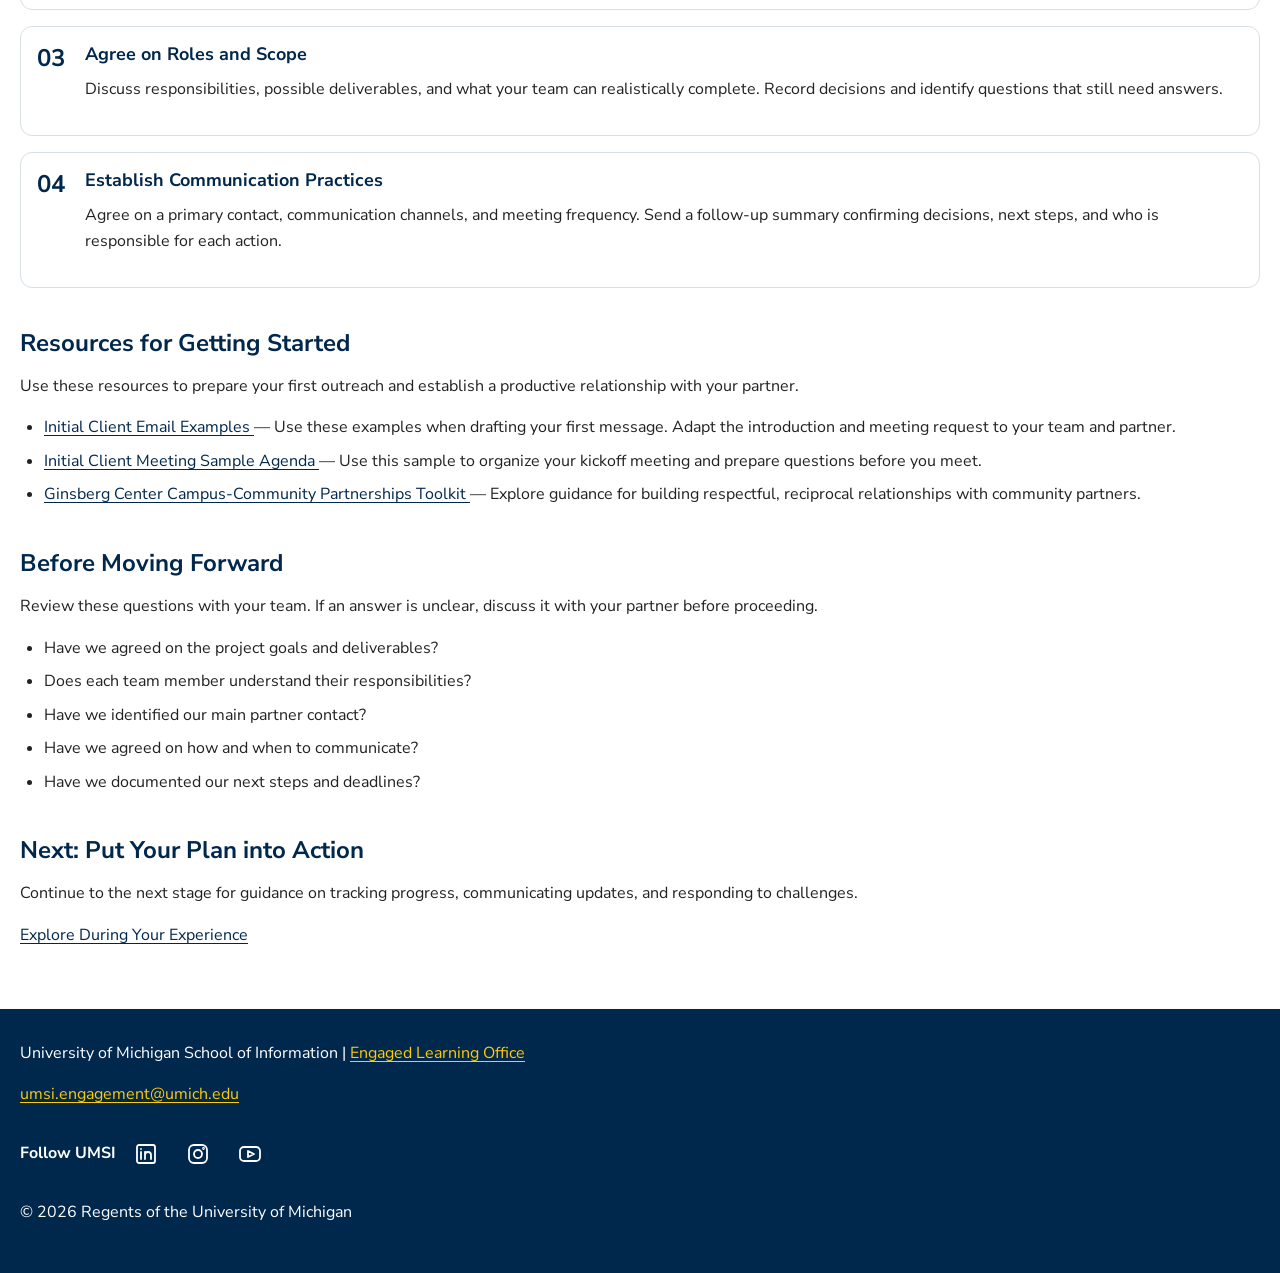
<file: starting.html>
<!DOCTYPE html>
<html lang="en">
<head>
    <meta charset="UTF-8">
    <meta name="viewport" content="width=device-width, initial-scale=1.0">
    <title>Starting Your Experience | UMSI</title>
    <link rel="stylesheet" href="css/html5reset.css">
    <link rel="stylesheet" href="css/style.css">
</head>
<body>
    <header class="site-header">
        <a class="skip-link" href="#main">Skip to Main Content</a>

        <div class="site-brand">
            <img
            src="images/umsi-logo.jpg"
            alt="University of Michigan School of Information"
            >

            <div class="site-brand-text">
                <p class="site-name">Engaged Learning Office</p>
                <p class="site-description">School of Information</p>
            </div>
        </div>

        <nav aria-label="Main navigation">
            <ul>
                <li><a href="index.html">Home</a></li>
                <li><a href="prep.html">Preparing for Your Experience</a></li>
                <li>
                    <a href="starting.html" aria-current="page">
                        Starting Your Experience
                    </a>
                </li>
                <li><a href="during.html">During Your Experience</a></li>
            </ul>
        </nav>
    </header>

    <main id="main" tabindex="-1">
        <h1>Starting Your Experience</h1>

        <section>
    <h2>Build a Strong Partnership</h2>
    <p>
        Start your experience by establishing clear communication with
        your partner and agreeing on how your team will work together.
        Use the steps below to prepare for your first meeting and
        turn initial ideas into shared expectations.
    </p>
    <img
        src="images/project-start.jpg"
        alt="Participants gathered around a table reviewing colorful sticky notes."
    >
</section>

<section>
    <h2>Steps to Launch Your Project</h2>
    <!-- Preserve list semantics in Safari when CSS removes list markers. -->
    <ol class="project-steps" role="list">
        <li class="stage-card">
            <span class="stage-number" aria-hidden="true">01</span>

            <div class="stage-content">
                <h3>Introduce Your Team</h3>

                <p>
                    Send your partner a short introduction explaining who
                    is on your team and why you are reaching out. Share
                    your availability and ask to schedule a kickoff meeting.
                </p>
            </div>
        </li>


        <li class="stage-card">
            <span class="stage-number" aria-hidden="true">02</span>

            <div class="stage-content">
                <h3>Prepare for Your First Meeting</h3>
                <p>
                Create and share an agenda before the meeting. Prepare
                questions about your partner's goals, intended users,
                timeline, and expectations. Make time to listen to
                their priorities.
                </p>
            </div>
        </li>

        <li class="stage-card">
            <span class="stage-number" aria-hidden="true">03</span>

            <div class="stage-content">
                <h3>Agree on Roles and Scope</h3>
                <p>
                Discuss responsibilities, possible deliverables, and
                what your team can realistically complete. Record
                decisions and identify questions that still need answers.
                </p>
            </div>
        </li>

        <li class="stage-card">
            <span class="stage-number" aria-hidden="true">04</span>

            <div class="stage-content">
                <h3>Establish Communication Practices</h3>
                <p>
                Agree on a primary contact, communication channels,
                and meeting frequency. Send a follow-up summary
                confirming decisions, next steps, and who is
                responsible for each action.
                </p>
            </div>
        </li>
    </ol>
</section>

<!--
Content drafted with OpenAI Codex on September 19, 2026.
Task: Create introductory content and project launch steps for the
Starting Your Experience page using the course-provided ELO content
and client objectives.
-->
<section>
    <h2>Resources for Getting Started</h2>
    <p>
        Use these resources to prepare your first outreach and
        establish a productive relationship with your partner.
    </p>
    <ul>
        <li>
            <a href="https://docs.google.com/document/d/1fWFXwoW5fKX_Tctn97Gio5XZDwILNlqIOyKKE8Yk5J0/edit">
                Initial Client Email Examples
            </a>
            — Use these examples when drafting your first message.
            Adapt the introduction and meeting request to your team
            and partner.
        </li>
        <li>
            <a href="https://docs.google.com/document/d/1ItXxYauAcPoaGMUZWuJsX-OLFfGmeBOWT7JNhoZxGyU/edit">
                Initial Client Meeting Sample Agenda
            </a>
            — Use this sample to organize your kickoff meeting
            and prepare questions before you meet.
        </li>
        <li>
            <a href="https://ginsberg.umich.edu/article/campus-community-partnerships-toolkit">
                Ginsberg Center Campus-Community Partnerships Toolkit
            </a>
            — Explore guidance for building respectful,
            reciprocal relationships with community partners.
        </li>
    </ul>
</section>

<section>
    <h2>Before Moving Forward</h2>
    <p>
        Review these questions with your team. If an answer is
        unclear, discuss it with your partner before proceeding.
    </p>
    <ul>
        <li>Have we agreed on the project goals and deliverables?</li>
        <li>Does each team member understand their responsibilities?</li>
        <li>Have we identified our main partner contact?</li>
        <li>Have we agreed on how and when to communicate?</li>
        <li>Have we documented our next steps and deadlines?</li>
    </ul>
</section>

<section>
    <h2>Next: Put Your Plan into Action</h2>
    <p>
        Continue to the next stage for guidance on tracking progress,
        communicating updates, and responding to challenges.
    </p>
    <a href="during.html">Explore During Your Experience</a>
</section>

<!--
Resource URLs are from the course-provided ELO Content document.
Resource descriptions and review questions drafted with OpenAI Codex
on September 19, 2026, based on the ELO content and client objectives.
-->
</main>

    <footer>
        <p>University of Michigan School of Information | <a href="https://www.si.umich.edu/programs/engaged-learning/about-engaged-learning-office">Engaged Learning Office </a></p>
      <address>
        <a href="mailto:umsi.engagement@umich.edu">umsi.engagement@umich.edu</a>
      </address>
        <!-- Social links for the School of Information. -->
        <div class="footer-social">
            <p>Follow UMSI</p>

            <a
                href="https://www.linkedin.com/school/university-of-michigan---school-of-information/"
                aria-label="UMSI on LinkedIn"
                >
            <svg viewBox="0 0 24 24" aria-hidden="true" focusable="false">
                <rect x="3" y="3" width="18" height="18" rx="2"></rect>
                <path d="M7 10v7 M7 7v.1 M11 17v-7 M11 13a3 3 0 0 1 6 0v4"></path>
            </svg>
            </a>
        <!-- Instagram -->
            <a
                href="https://www.instagram.com/umschoolofinformation/"
                aria-label="UMSI on Instagram"
                >
            <svg viewBox="0 0 24 24" aria-hidden="true" focusable="false">
                <rect x="3" y="3" width="18" height="18" rx="5"></rect>
                <circle cx="12" cy="12" r="4"></circle>
                <circle cx="17.5" cy="6.5" r="0.5"></circle>
            </svg>
            </a>
        <!-- YouTube -->
            <a
                href="https://www.youtube.com/user/schoolofinformation"
                aria-label="UMSI on YouTube"
            >
            <svg viewBox="0 0 24 24" aria-hidden="true" focusable="false">
                <rect x="2" y="5" width="20" height="14" rx="4"></rect>
                <path d="M10 9l6 3-6 3z"></path>
            </svg>
            </a>
        </div>
      <p>&copy; 2026 Regents of the University of Michigan</p>
    </footer>
</body>
</html>
</file>
<file: css/style.css>
/*
 * Local fonts downloaded from Google Fonts.
 * License files are retained in the fonts folders.
 */

/* Nunito Sans */
@font-face {
    font-family: "Nunito Sans";
    src: url("../fonts/Nunito_Sans/NunitoSans-VariableFont_YTLC,opsz,wdth,wght.ttf")
        format("truetype");
    font-weight: 400 700;
    font-style: normal;
    font-display: swap;
}

/* Montserrat */
@font-face {
    font-family: "Montserrat";
    src: url("../fonts/Montserrat/Montserrat-VariableFont_wght.ttf")
        format("truetype");
    font-weight: 400 700;
    font-style: normal;
    font-display: swap;
}

/* Merriweather */
@font-face {
    font-family: "Merriweather";
    src: url("../fonts/Merriweather/Merriweather-VariableFont_opsz,wdth,wght.ttf")
        format("truetype");
    font-weight: 400 700;
    font-style: normal;
    font-display: swap;
}

/*
 * Base styles developed with assistance from OpenAI Codex.
 * Establish readable text and flexible images for mobile screens.
 */

/* Include padding and borders in an element's declared width. */
*,
*::before,
*::after {
    box-sizing: border-box;
}


/* Set the default reading style for the website. */
body {
    font-family: "Nunito Sans", Arial, sans-serif;
    font-size: 1rem;
    line-height: 1.6;
    color: #222222;
    background-color: #ffffff;
}


/* Let images shrink to fit their containers without distortion. */
img {
    display: block;
    max-width: 100%;
    height: auto;    
}


/* Keep the main content away from the edges of the screen. */
main{
    padding: 1.25rem;
}

/* Create space between paragraphs. */
p {
    margin-block: 0 1rem;
}

/* Keep embedded videos within the content width. */
iframe {
    display: block;
    width: 100%;
    height: auto;
    aspect-ratio: 16/9;
    border: 0;
}
/*
 * Brand color reference:
 * https://brand.umich.edu/design-resources/colors/
 */

/* Shared heading styles */
h1,
h2,
h3 {
    color: #00274c;
    line-height: 1.25;
    font-weight: 700;
    margin-block: 0 1rem;
}

/* Page title */
h1{
    font-size: 2rem;
    margin-bottom: 1.5rem;
}

/* Section titles */
h2{
    font-size: 1.5rem;
}

/* Titles within a section */
h3{
    font-size: 1.125rem;
}

/* Space between the main content sections */
main > section,
main > aside {
    margin-block: 2.5rem;
}

/* Keep the skip link off-screen until it receives focus. */
.skip-link {
    position: absolute;
    left: -10000px;
    top: auto;
}

/* Show the skip link when reached with the keyboard. */
.skip-link:focus {
    position: fixed;
    left: 1rem;
    top: 1rem;
    z-index: 1000;
    padding: 0.75rem 1rem;
    background-color: #00274c;
    color: #ffffff;
    font-weight: 700;
}

/* Give links and buttons gently rounded corners across all pages. */
a,
button {
    border-radius: 0.375rem;
}

/* Make keyboard focus visible on links and buttons. */
a:focus-visible,
button:focus-visible {
    outline: 3px solid #00274c;
    outline-offset: 3px;
}

/* Shared site header */
.site-header {
    padding: 0rem;
    background-color: #ffffff;
}

/* Resize the header logo while preserving its proportions. */
.site-header > img {
    width: 5rem;
    height: auto;
    margin-bottom: 1.25rem;
}

/* Keep navigation links away from the page edges while allowing 
the brand background to span the full width. */
.site-header nav {
    padding: 1.25rem;
}

/* Arrange navigation links in two equal columns. */
.site-header nav ul {
    display: grid;
    grid-template-columns: repeat(2, minmax(0, 1fr));
    gap: 0.75rem;
    list-style: none;
}

/* Give each link a generous clickable area. */
.site-header nav a {
    display: block;
    height: 100%;
    padding: 0.625rem;
    border: 1px solid #00274c;
    border-radius: 0.5rem;
    color: #00274c;
    background-color: #ffffff;
    font-weight: 600;
    font-size: 0.875rem;
    line-height: 1.4;
    text-decoration: none;
}

/* Identify the current page with more than color alone. */
.site-header nav a[aria-current="page"] {
    background-color: #00274c;
    color: #ffffff;
    font-weight: 700;
    text-decoration: underline;
    text-underline-offset: 0.2em;
}

/* Project stage cards: number column + content column */
.stage-card {
    display: grid;
    grid-template-columns: 2rem minmax(0, 1fr);
    gap: 1rem;
    padding: 1rem;
    margin-bottom: 1rem;
    border: 1px solid #d8dee5;
    border-radius: 0.75rem;
    background-color: #ffffff;
}

.stage-number {
    color: #00274c;
    font-size: 1.5rem;
    font-weight: 700;
    line-height: 1.25;
}

.stage-content > h3 {
    margin-bottom: 0.75rem;
}

.stage-content > a {
    display: inline-block;
    padding-block: 0.5rem;
    color: #00274c;
    font-weight: 700;
    text-decoration: underline;
    text-underline-offset: 0.2em;
}

/* Keep lists in the main content readable. */
main ul,
main ol {
    padding-left: 1.5rem;
    margin-bottom: 1rem;
}

main li {
    margin-bottom: 0.5rem;
}

/* Add breathing room around photos in the main content. */
main img {
    margin-block: 1.5rem;
}

/* Shared footer */
footer {
    padding: 2rem 1.25rem;
    background-color: #00274c;
    color: #ffffff;
}

footer a {
    color: #ffcb05;
    text-decoration: underline;
    text-underline-offset: 0.2em;
    overflow-wrap: anywhere;
}

footer address {
    font-style: normal;
    margin-bottom: 1rem;
}

/* Keep keyboard focus visible against the dark background. */
footer a:focus-visible {
    outline-color: #ffcb05;
}

/* Use custom step numbers instead of default list markers. */
main .project-steps {
    list-style: none;
    padding-left: 0;
}

/* Give content links a consistent, recognizable appearance. */
main a {
    color: #00274c;
    text-decoration: underline;
    text-underline-offset: 0.2em;
    overflow-wrap: anywhere;
}

/* Emphasize links when the pointer is over them. */
main a:hover {
    color: #005a9c;
}

/* Featured programs section */
.featured-programs {
    padding: 1rem;
    background-color: #f4f6f8;
    border-radius: 0.75rem;
}

/* Responsive program grid */
.program-grid {
    display: grid;
    grid-template-columns: repeat(auto-fit, minmax(min(100%, 16rem), 1fr));
    gap: 1rem;
}

/* Program cards */
.program-grid > article {
    padding: 1.25rem;
    background-color: #ffffff;
    border: 1px solid #d8dee5;
    border-radius: 0.5rem;
}

.program-grid > article > h3 {
    margin-bottom: 0.75rem;
}

.program-grid > article > p {
    margin-bottom: 0;
}

/* Give each program title a rectangular clickable area. */
.program-grid > article > h3 > a {
    display: block;
}

/* Highlight questions that invite reflection. */
.reflection-panel {
    margin-block: 2rem;
    padding: 1.25rem;
    background-color: #f4f6f8;
    border-left: 4px solid #00274c;
    border-radius: 0.5rem;
}

.reflection-panel > ul {
    margin-bottom: 0;
}

/* Place the logo beside the site name. */
.site-brand {
    display: grid;
    grid-template-columns: 3.5rem minmax(0, 1fr);
    gap: 1rem;
    align-items: center;
    margin-bottom: 0;
    background-color: #f4f6f8;
    padding: 0.75rem;
    border-radius: 0rem;
}

.site-brand > img {
    width: 3.5rem;
    height: auto;
}

.site-name {
    margin: 0;
    color: #00274c;
    font-size: clamp(1rem, 5.85vw, 1.25rem);
    font-weight: 700;
    line-height: 1.25;
}

.site-description {
    margin: 0.25rem 0 0;
    color: #222222;
    font-size: 0.9rem;
}

/* Refine homepage introduction spacing and heading hierarchy. */
main > .home-intro {
    margin-top: 1.5rem;
}

.home-intro > h2 {
    font-size: 1.25rem;
    line-height: 1.4;
}

/* Extend each program link across its card. */
.program-grid > article {
    position: relative;
}

.program-grid > article > h3 > a::after {
    content: "";
    position: absolute;
    inset: 0;
}

/* Highlight the whole card when its link receives keyboard focus. */
.program-grid > article:focus-within {
    outline: 3px solid #00274c;
    outline-offset: 3px;
}

.program-grid > article > h3 > a:focus-visible {
    outline: none;
}

/* Remove the browser's tap tint and change only the title color. */
.program-grid > article > h3 > a {
    -webkit-tap-highlight-color: transparent;
}

.program-grid > article:hover > h3 > a,
.program-grid > article > h3 > a:active {
    color: #005a9c;
}

/* Give social icons a generous clickable area in the footer. */
/* Align the social label and icons, allowing wrapping when needed. */
.footer-social {
    display: flex;
    align-items: center;
    flex-wrap: wrap;
    gap: 0.5rem;
    margin-block: 1.5rem;
}

.footer-social > p {
    margin: 0;
    font-weight: 700;
}

.footer-social > a {
    display: inline-flex;
    align-items: center;
    justify-content: center;
    border-radius: 0.375rem;
    width: 2.75rem;
    height: 2.75rem;
    color: #ffffff;
}

.footer-social svg {
    width: 1.5rem;
    height: 1.5rem;
    fill: none;
    stroke: currentColor;
    stroke-width: 1.8;
    stroke-linecap: round;
    stroke-linejoin: round;
}

.footer-social > a:hover {
    color: #ffcb05;
}

/* Use a subtle, rounded focus outline for social links. */
.footer-social > a:focus-visible {
    outline: 2px solid #ffffff;
    outline-offset: 2px;
}

/*
 * Give wrapped text links a separate rounded focus ring on each line.
 * Reference: https://developer.mozilla.org/en-US/docs/Web/CSS/box-decoration-break
 */
main p a,
main li a,
footer p a {
    -webkit-box-decoration-break: clone;
    box-decoration-break: clone;
}

main p a:focus-visible,
main li a:focus-visible,
footer p a:focus-visible {
    outline: 2px solid transparent;
    outline-offset: 3px;
    box-shadow: 0 0 0 2px currentColor;
}

/* Keep standalone newsletter and footer email links in one rounded box. */
main aside > div > a,
footer address > a {
    display: inline-block;
    max-width: 100%;
}
</file>
